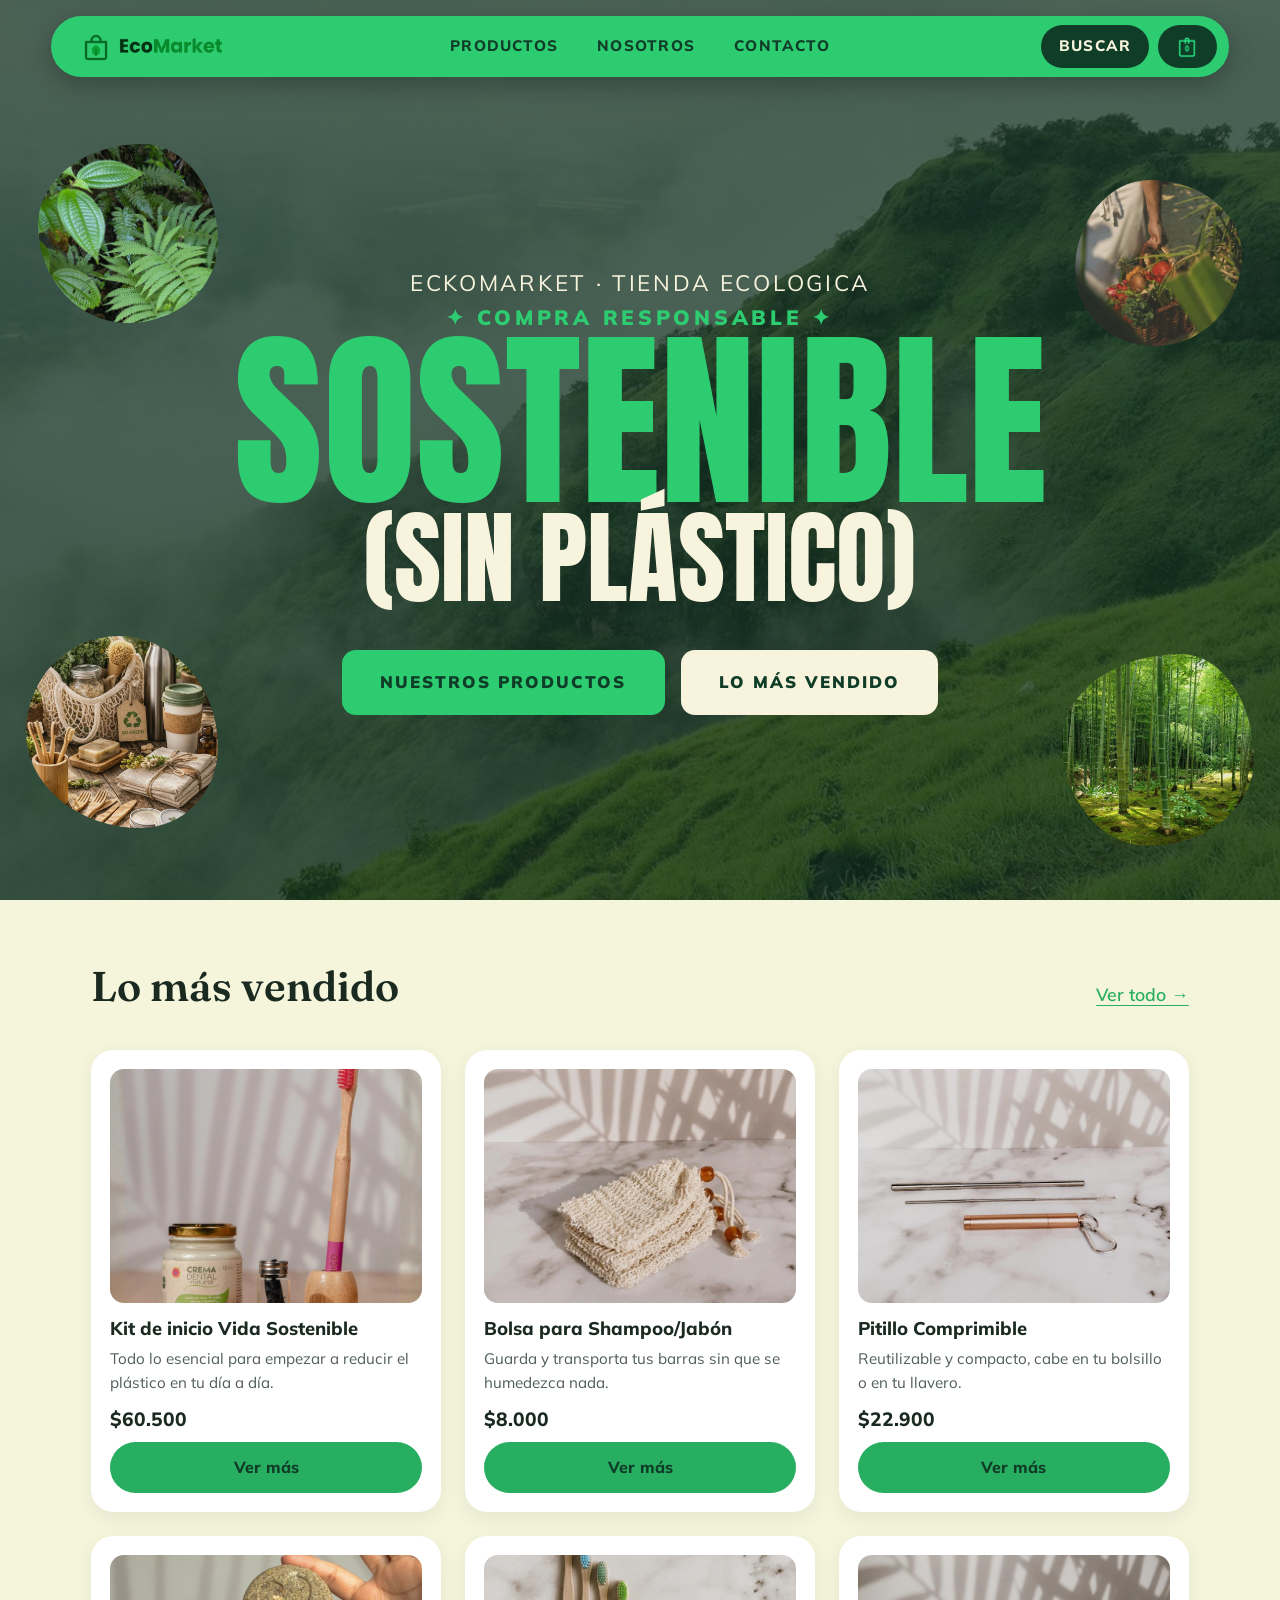
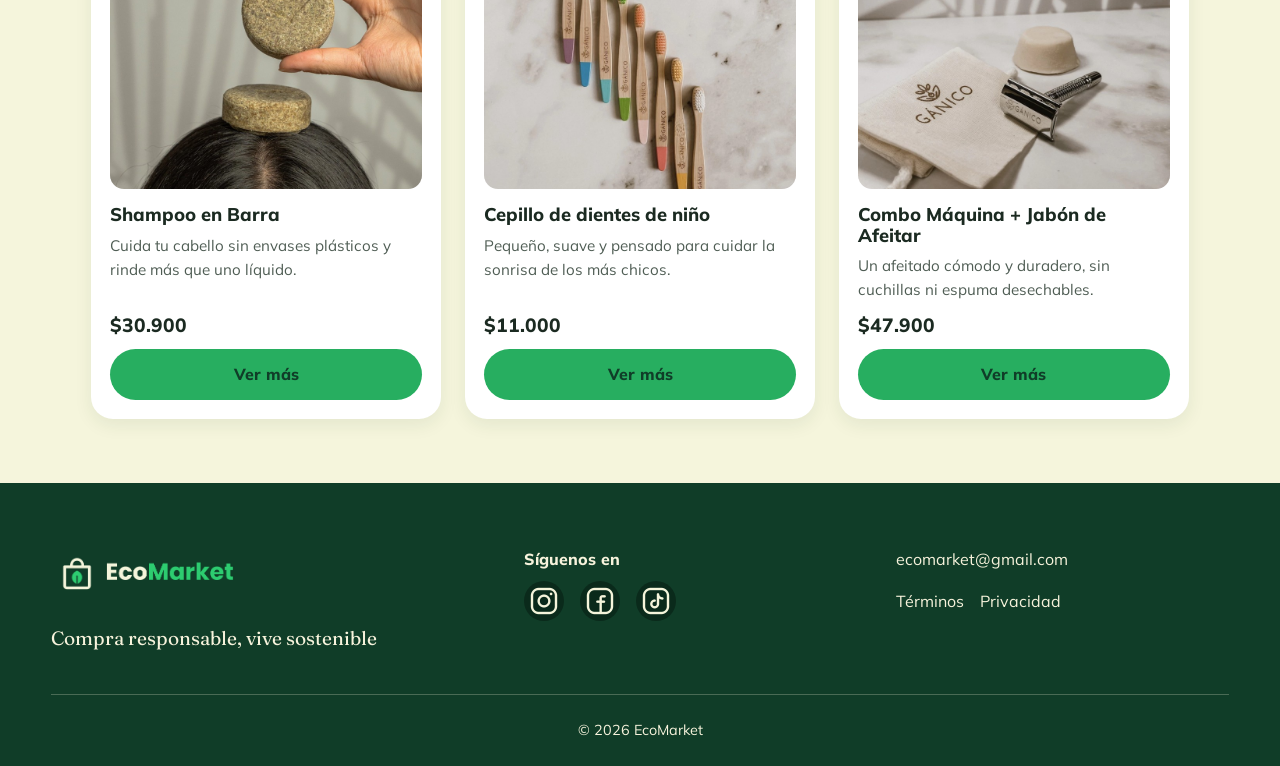
<file: index.html>
<!DOCTYPE html>
<html lang="es">
<head>
    <meta charset="UTF-8">
    <meta name="viewport" content="width=device-width, initial-scale=1.0">
    <title>Ecomarket</title>
    <link rel="stylesheet" href="css/main.css">
</head>
<body>
    <header>
        <a href="index.html" class="logo">
            <img src="img/icons/logo-color.jpg" alt="Eckomarket-inicio"></a>
        <nav>
            <ul>
                <li><a href="views/productos.html">Productos</a></li>
                <li><a href="views/sobre-nosotros.html">Nosotros</a></li>
                <li><a href="views/contacto.html">Contacto</a></li>
                <li><a href="views/productos.html#buscar">Buscar</a></li>
                <li><a href="views/carrito.html"><img src="img/icons/bolsa_verde.png" alt="Carrito"></a></li>
            </ul>
        </nav>    
    </header>

    <main>
        <section class="hero">
            <span class="blob1"></span>
            <span class="blob2"></span>
            <span class="blob3"></span>
            <span class="blob4"></span>

            <div class="hero_contenido">
                <p class="hero_descrip">Eckomarket · tienda ecologica</p>
                <P class="hero_cons">✦ compra responsable ✦</p>
                <h1 class="hero_titulo">Sostenible</h1>
                <p class="hero_afirm">(Sin plástico)</p>
                <div class="hero_botones">
                    <a href="views/productos.html " class="boton-verde" >nuestros productos</a>
                    <a href="#vendidos" class="boton_beige">lo más vendido</a>
                </div>
            </div>
        </section>

        <section class="vendidos" id="vendidos">
            <div class="vendidos_cabecera">
                <h2>Lo más vendido</h2>
                <a href="views/productos.html">Ver todo →</a>
            </div>
            <ul class="vendidos_lista">
                <li>
                    <article class="tarjeta">
                        <img src="img/productos/kit-vida-sostenible.jpg" alt="Kit de inicio Vida Sostenible con productos reutilizables">
                        <h3>Kit de inicio Vida Sostenible</h3>
                        <p>Todo lo esencial para empezar a reducir el plástico en tu día a día.</p>
                        <p class="tarjeta_precio">$60.500</p>
                        <a href="#">Ver más</a>
                    </article>
                </li>

                <li>
                    <article class="tarjeta">
                        <img src="img/productos/bolsa-shampoo-jabon.jpg" alt="Bolsa para shampoo y jabón en barra">
                        <h3>Bolsa para Shampoo/Jabón</h3>
                        <p>Guarda y transporta tus barras sin que se humedezca nada.</p>
                        <p class="tarjeta_precio">$8.000</p>
                        <a href="#">Ver más</a>
                    </article>
                </li>

                <li>
                    <article class="tarjeta">
                        <img src="img/productos/pitillo-comprimible.jpg" alt="Pitillo comprimible reutilizable">
                        <h3>Pitillo Comprimible</h3>
                        <p>Reutilizable y compacto, cabe en tu bolsillo o en tu llavero.</p>
                        <p class="tarjeta_precio">$22.900</p>
                        <a href="#">Ver más</a>
                    </article>
                </li>

                <li>
                    <article class="tarjeta">
                        <img src="img/productos/shampoo-barra.jpg" alt="Shampoo en barra">
                        <h3>Shampoo en Barra</h3>
                        <p>Cuida tu cabello sin envases plásticos y rinde más que uno líquido.</p>
                        <p class="tarjeta_precio">$30.900</p>
                        <a href="#">Ver más</a>
                    </article>
                </li>

                <li>
                    <article class="tarjeta">
                        <img src="img/productos/cepillo-nino.jpg" alt="Cepillo de dientes para niño">
                        <h3>Cepillo de dientes de niño</h3>
                        <p>Pequeño, suave y pensado para cuidar la sonrisa de los más chicos.</p>
                        <p class="tarjeta_precio">$11.000</p>
                        <a href="#">Ver más</a>
                    </article>
                </li>

                <li>
                    <article class="tarjeta">
                        <img src="img/productos/combo-afeitar.jpg" alt="Máquina de afeitar y jabón de afeitar">
                        <h3>Combo Máquina + Jabón de Afeitar</h3>
                        <p>Un afeitado cómodo y duradero, sin cuchillas ni espuma desechables.</p>
                        <p class="tarjeta_precio">$47.900</p>
                        <a href="#">Ver más</a>
                    </article>
                </li>
            </ul>
        </section>
    </main>


<footer>
    <div class="footer_marca">
        <a href="index.html" class="footer_logo">
            <img src="img/icons/logo-claro.jpg" alt="EcoMarket, inicio">
        </a>
        <p class="footer_titulo">Compra responsable, vive sostenible</p>
    </div>

    <div class="footer_redes">
        <p>Síguenos en</p>
        <ul>
            <li><a href="https://www.instagram.com/"><img src="img/icons/instagram.jpg" alt="Instagram"></a></li>
            <li><a href="https://www.facebook.com/"><img src="img/icons/facebook.jpg" alt="Facebook"></a></li>
            <li><a href="https://www.tiktok.com/es/"><img src="img/icons/tiktok.jpg" alt="TikTok"></a></li>
        </ul>
    </div>

    <div class="footer_contacto">
        <a href="mailto:ecomarket@gmail.com">ecomarket@gmail.com</a>
        <ul>
            <li><a href="#">Términos</a></li>
            <li><a href="#">Privacidad</a></li>
        </ul>
    </div>

    <p class="footer_derechos">© 2026 EcoMarket</p>
</footer>

</body>
</html>
</file>
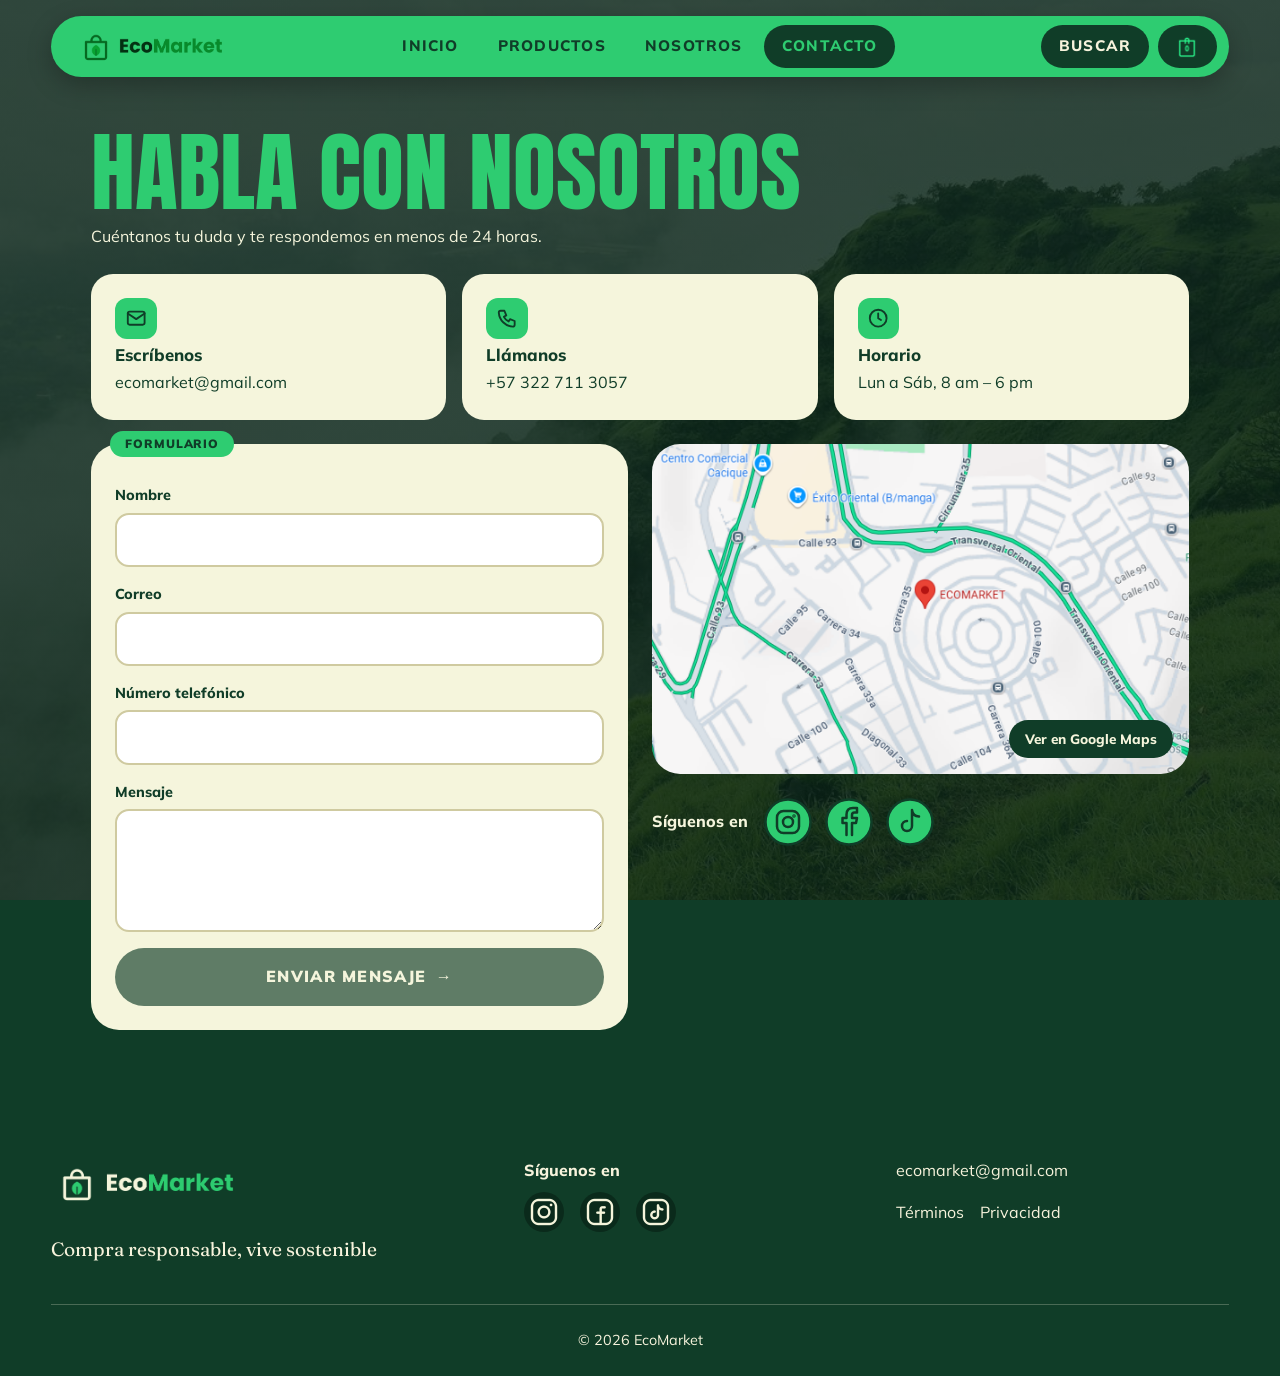
<file: views/contacto.html>
<!DOCTYPE html>
<html lang="es">
<head>
    <meta charset="UTF-8">
    <meta name="viewport" content="width=device-width, initial-scale=1.0">
    <title>Contacto | EcoMarket</title>
    <link rel="stylesheet" href="../css/main.css">
</head>
<body class="pagina-contacto">
    <header>
        <a href="../index.html" class="logo">
            <img src="../img/icons/logo-color.jpg" alt="EcoMarket, inicio"></a>
        <nav>
            <ul>
                <li><a href="../index.html">Inicio</a></li>
                <li><a href="productos.html">Productos</a></li>
                <li><a href="sobre-nosotros.html">Nosotros</a></li>
                <li><a href="contacto.html" aria-current="page">Contacto</a></li>
                <li><a href="productos.html#buscar">Buscar</a></li>
                <li><a href="carrito.html"><img src="../img/icons/bolsa_verde.png" alt="Carrito"></a></li>
            </ul>
        </nav>
    </header>

    <main class="contacto">
        <div class="contacto_cabecera">
            <h1 class="contacto_titulo">Habla con nosotros</h1>
            <p>Cuéntanos tu duda y te respondemos en menos de 24 horas.</p>
        </div>

        <ul class="contacto_datos">
            <li class="contacto_dato">
                <span class="contacto_icono" aria-hidden="true"><svg viewBox="0 0 24 24"><rect x="3" y="5" width="18" height="14" rx="2"/><path d="m3 7 9 6 9-6"/></svg></span>
                <h2>Escríbenos</h2>
                <a href="mailto:ecomarket@gmail.com">ecomarket@gmail.com</a>
            </li>
            <li class="contacto_dato">
                <span class="contacto_icono" aria-hidden="true"><svg viewBox="0 0 24 24"><path d="M5 4h4l2 5-2.5 1.5a11 11 0 0 0 5 5L15 13l5 2v4a2 2 0 0 1-2 2A16 16 0 0 1 3 6a2 2 0 0 1 2-2z"/></svg></span>
                <h2>Llámanos</h2>
                <a href="tel:+573227113057">+57 322 711 3057</a>
            </li>
            <li class="contacto_dato">
                <span class="contacto_icono" aria-hidden="true"><svg viewBox="0 0 24 24"><circle cx="12" cy="12" r="9"/><path d="M12 7v5l3 2"/></svg></span>
                <h2>Horario</h2>
                <p>Lun a Sáb, 8 am – 6 pm</p>
            </li>
        </ul>

        <div class="contacto_cuerpo">
            <form class="formulario" action="#" method="post">
                <span class="formulario_etiqueta">Formulario</span>

                <label class="campo">
                    <span>Nombre</span>
                    <input type="text" name="nombre" placeholder=" " required minlength="2" autocomplete="name">
                    <small class="campo_error">Escribe tu nombre (mínimo 2 letras).</small>
                </label>

                <label class="campo">
                    <span>Correo</span>
                    <input type="email" name="correo" placeholder=" " required autocomplete="email">
                    <small class="campo_error">Escribe un correo válido, como nombre@correo.com.</small>
                </label>

                <label class="campo">
                    <span>Número telefónico</span>
                    <input type="tel" name="telefono" placeholder=" " required pattern="[0-9 +]{7,15}" autocomplete="tel">
                    <small class="campo_error">Usa solo números, entre 7 y 15 dígitos.</small>
                </label>

                <label class="campo">
                    <span>Mensaje</span>
                    <textarea name="mensaje" rows="4" placeholder=" " required minlength="10"></textarea>
                    <small class="campo_error">Cuéntanos un poco más (mínimo 10 caracteres).</small>
                </label>

                <button type="submit" class="boton-formulario">Enviar mensaje <span aria-hidden="true">→</span></button>
            </form>

            <aside class="contacto_lado" aria-label="Ubicación y redes">
                <a class="mapa" href="https://www.google.com/maps" target="_blank" rel="noopener">
                    <img src="../img/mapa/mapa.png" alt="Mapa con la ubicación de EcoMarket">
                    <span class="mapa_texto">Ver en Google Maps</span>
                </a>
                <div class="contacto_redes">
                    <p>Síguenos en</p>
                    <ul>
                        <li><a href="#"><img src="../img/contacto/instagram.svg" alt="Instagram"></a></li>
                        <li><a href="#"><img src="../img/contacto/facebook.svg" alt="Facebook"></a></li>
                        <li><a href="#"><img src="../img/contacto/tiktok.svg" alt="TikTok"></a></li>
                    </ul>
                </div>
            </aside>
        </div>
    </main>

    <footer>
        <div class="footer_marca">
            <a href="../index.html" class="footer_logo">
                <img src="../img/icons/logo-claro.jpg" alt="EcoMarket, inicio">
            </a>
            <p class="footer_titulo">Compra responsable, vive sostenible</p>
        </div>

        <div class="footer_redes">
            <p>Síguenos en</p>
            <ul>
                <li><a href="#"><img src="../img/icons/instagram.jpg" alt="Instagram"></a></li>
                <li><a href="#"><img src="../img/icons/facebook.jpg" alt="Facebook"></a></li>
                <li><a href="#"><img src="../img/icons/tiktok.jpg" alt="TikTok"></a></li>
            </ul>
        </div>

        <div class="footer_contacto">
            <a href="mailto:ecomarket@gmail.com">ecomarket@gmail.com</a>
            <ul>
                <li><a href="#">Términos</a></li>
                <li><a href="#">Privacidad</a></li>
            </ul>
        </div>

        <p class="footer_derechos">© 2026 EcoMarket</p>
    </footer>
</body>
</html>
</file>
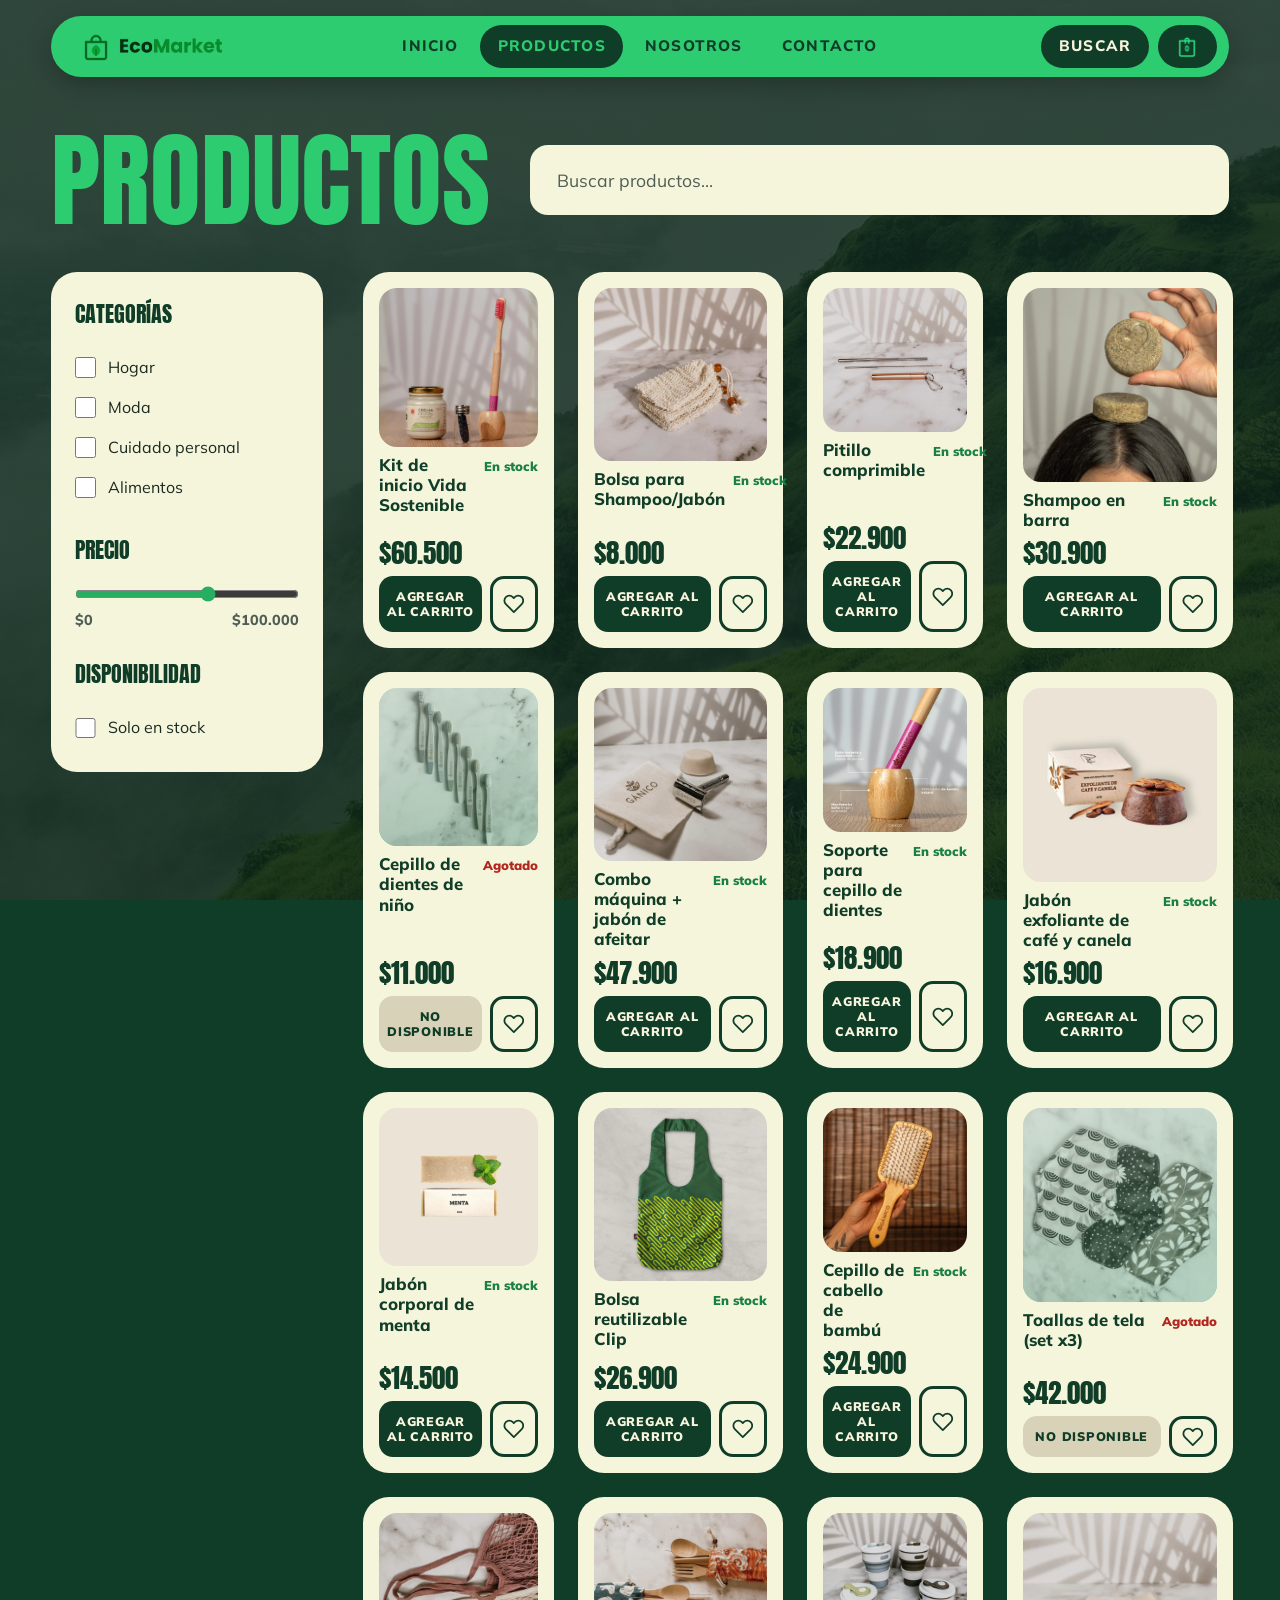
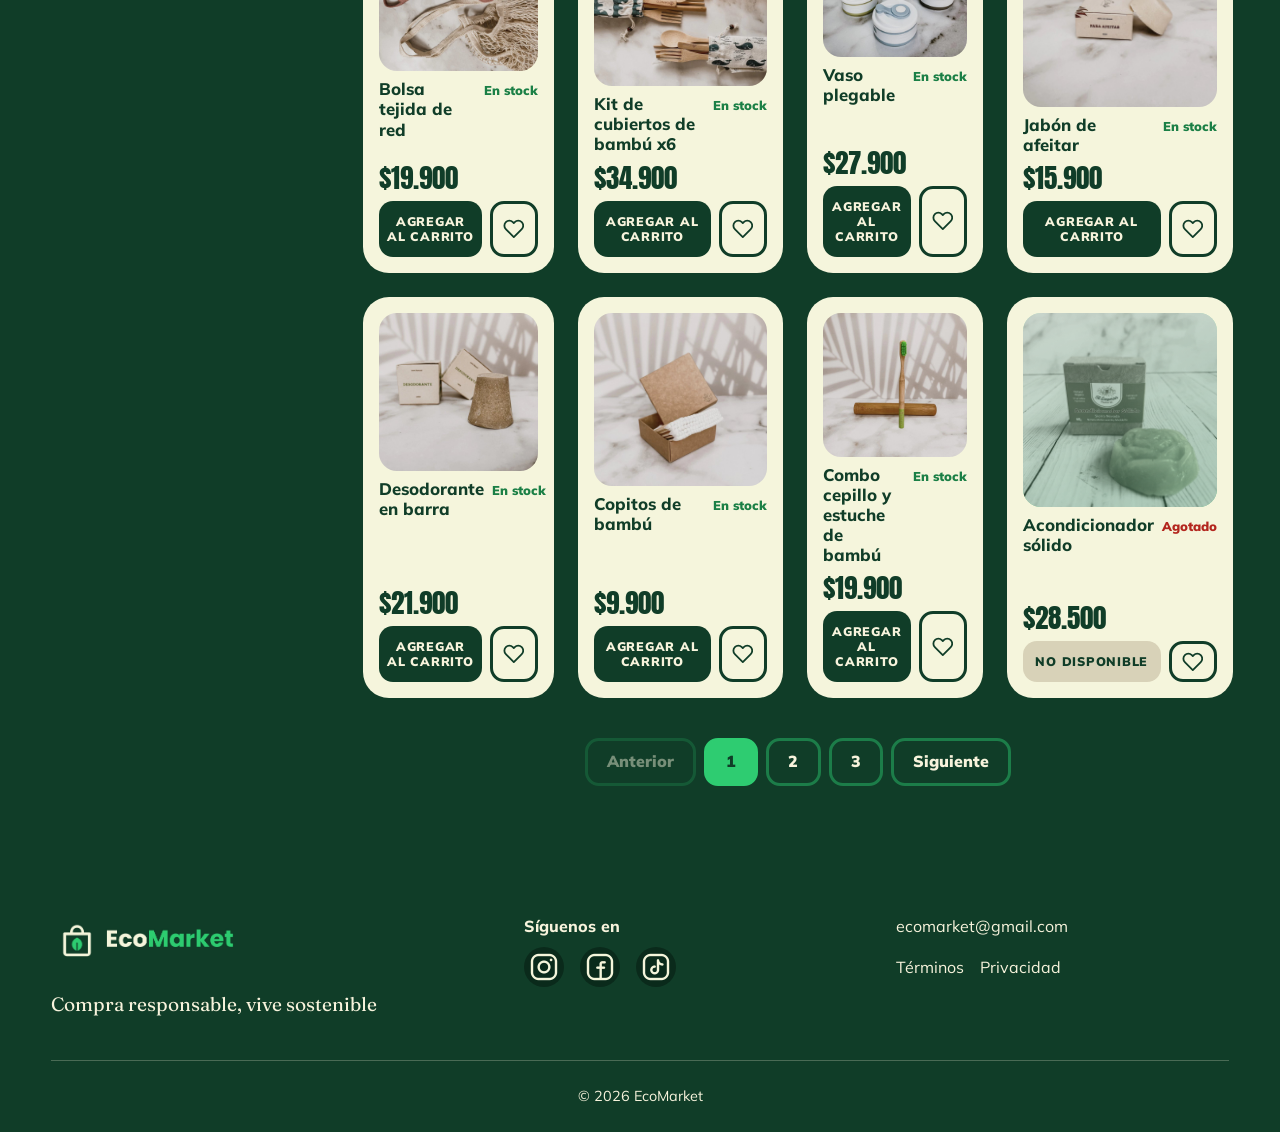
<file: views/productos.html>
<!DOCTYPE html>
<html lang="es">
<head>
    <meta charset="UTF-8">
    <meta name="viewport" content="width=device-width, initial-scale=1.0">
    <title>Productos | EcoMarket</title>
    <link rel="stylesheet" href="../css/main.css">
</head>
<body class="pagina-productos">
    <header>
        <a href="../index.html" class="logo">
            <img src="../img/icons/logo-color.jpg" alt="EcoMarket, inicio"></a>
        <nav>
            <ul>
                <li><a href="../index.html">Inicio</a></li>
                <li><a href="productos.html" aria-current="page">Productos</a></li>
                <li><a href="sobre-nosotros.html">Nosotros</a></li>
                <li><a href="contacto.html">Contacto</a></li>
                <li><a href="#buscar">Buscar</a></li>
                <li><a href="carrito.html"><img src="../img/icons/bolsa_verde.png" alt="Carrito"></a></li>
            </ul>
        </nav>
    </header>

    <main class="catalogo">
        <div class="catalogo_cabecera" id="buscar">
            <h1 class="catalogo_titulo">Productos</h1>
            <form class="buscador" role="search" action="productos.html">
                <label class="sr-only" for="q">Buscar productos</label>
                <input type="search" id="q" name="q" placeholder="Buscar productos…">
            </form>
        </div>

        <div class="catalogo_cuerpo">
            <aside class="filtros" aria-label="Filtros de productos">
                <form action="productos.html">
                    <fieldset>
                        <legend>Categorías</legend>
                        <label class="opcion"><input type="checkbox" name="categoria" value="hogar"> Hogar</label>
                        <label class="opcion"><input type="checkbox" name="categoria" value="moda"> Moda</label>
                        <label class="opcion"><input type="checkbox" name="categoria" value="cuidado-personal"> Cuidado personal</label>
                        <label class="opcion"><input type="checkbox" name="categoria" value="alimentos"> Alimentos</label>
                    </fieldset>

                    <fieldset>
                        <legend>Precio</legend>
                        <input type="range" name="precio" min="0" max="100000" step="1000" value="60000" aria-label="Precio máximo">
                        <div class="filtros_rango"><span>$0</span><span>$100.000</span></div>
                    </fieldset>

                    <fieldset>
                        <legend>Disponibilidad</legend>
                        <label class="opcion"><input type="checkbox" id="solo-stock" name="stock" value="1"> Solo en stock</label>
                    </fieldset>
                </form>
            </aside>

            <section aria-label="Catálogo de productos">
                <ul class="productos_grid">
                <li class="productos_item">
                    <article class="producto">
                        <div class="producto_foto">
                            <img src="../img/productos/kit-vida-sostenible.jpg" alt="Kit de inicio con productos reutilizables" loading="lazy">
                        </div>
                        <div class="producto_info">
                            <h2 class="producto_nombre">Kit de inicio Vida Sostenible</h2>
                            <span class="stock stock--ok">En stock</span>
                        </div>
                        <p class="producto_precio">$60.500</p>
                        <div class="producto_acciones">
                            <a href="carrito.html" class="boton-carrito">Agregar al carrito</a>
                            <input type="checkbox" id="fav-01" class="fav_check">
                            <label for="fav-01" class="fav" aria-label="Favorito: Kit de inicio Vida Sostenible"><svg viewBox="0 0 24 24" aria-hidden="true"><path d="M20.84 4.61a5.5 5.5 0 0 0-7.78 0L12 5.67l-1.06-1.06a5.5 5.5 0 0 0-7.78 7.78l1.06 1.06L12 21.23l7.78-7.78 1.06-1.06a5.5 5.5 0 0 0 0-7.78z"/></svg></label>
                        </div>
                    </article>
                </li>
                <li class="productos_item">
                    <article class="producto">
                        <div class="producto_foto">
                            <img src="../img/productos/bolsa-shampoo-jabon.jpg" alt="Bolsa de tela para guardar shampoo y jabón en barra" loading="lazy">
                        </div>
                        <div class="producto_info">
                            <h2 class="producto_nombre">Bolsa para Shampoo/Jabón</h2>
                            <span class="stock stock--ok">En stock</span>
                        </div>
                        <p class="producto_precio">$8.000</p>
                        <div class="producto_acciones">
                            <a href="carrito.html" class="boton-carrito">Agregar al carrito</a>
                            <input type="checkbox" id="fav-02" class="fav_check">
                            <label for="fav-02" class="fav" aria-label="Favorito: Bolsa para Shampoo/Jabón"><svg viewBox="0 0 24 24" aria-hidden="true"><path d="M20.84 4.61a5.5 5.5 0 0 0-7.78 0L12 5.67l-1.06-1.06a5.5 5.5 0 0 0-7.78 7.78l1.06 1.06L12 21.23l7.78-7.78 1.06-1.06a5.5 5.5 0 0 0 0-7.78z"/></svg></label>
                        </div>
                    </article>
                </li>
                <li class="productos_item">
                    <article class="producto">
                        <div class="producto_foto">
                            <img src="../img/productos/pitillo-comprimible.jpg" alt="Pitillo metálico comprimible y reutilizable" loading="lazy">
                        </div>
                        <div class="producto_info">
                            <h2 class="producto_nombre">Pitillo comprimible</h2>
                            <span class="stock stock--ok">En stock</span>
                        </div>
                        <p class="producto_precio">$22.900</p>
                        <div class="producto_acciones">
                            <a href="carrito.html" class="boton-carrito">Agregar al carrito</a>
                            <input type="checkbox" id="fav-03" class="fav_check">
                            <label for="fav-03" class="fav" aria-label="Favorito: Pitillo comprimible"><svg viewBox="0 0 24 24" aria-hidden="true"><path d="M20.84 4.61a5.5 5.5 0 0 0-7.78 0L12 5.67l-1.06-1.06a5.5 5.5 0 0 0-7.78 7.78l1.06 1.06L12 21.23l7.78-7.78 1.06-1.06a5.5 5.5 0 0 0 0-7.78z"/></svg></label>
                        </div>
                    </article>
                </li>
                <li class="productos_item">
                    <article class="producto">
                        <div class="producto_foto">
                            <img src="../img/productos/shampoo-barra.jpg" alt="Persona sosteniendo dos barras de shampoo sólido" loading="lazy">
                        </div>
                        <div class="producto_info">
                            <h2 class="producto_nombre">Shampoo en barra</h2>
                            <span class="stock stock--ok">En stock</span>
                        </div>
                        <p class="producto_precio">$30.900</p>
                        <div class="producto_acciones">
                            <a href="carrito.html" class="boton-carrito">Agregar al carrito</a>
                            <input type="checkbox" id="fav-04" class="fav_check">
                            <label for="fav-04" class="fav" aria-label="Favorito: Shampoo en barra"><svg viewBox="0 0 24 24" aria-hidden="true"><path d="M20.84 4.61a5.5 5.5 0 0 0-7.78 0L12 5.67l-1.06-1.06a5.5 5.5 0 0 0-7.78 7.78l1.06 1.06L12 21.23l7.78-7.78 1.06-1.06a5.5 5.5 0 0 0 0-7.78z"/></svg></label>
                        </div>
                    </article>
                </li>
                <li class="productos_item">
                    <article class="producto producto--agotado">
                        <div class="producto_foto">
                            <img src="../img/productos/cepillo-nino.jpg" alt="Cepillos de dientes de bambú para niños en colores" loading="lazy">
                        </div>
                        <div class="producto_info">
                            <h2 class="producto_nombre">Cepillo de dientes de niño</h2>
                            <span class="stock stock--agotado">Agotado</span>
                        </div>
                        <p class="producto_precio">$11.000</p>
                        <div class="producto_acciones">
                            <span class="boton-carrito boton-carrito--agotado" aria-disabled="true">No disponible</span>
                            <input type="checkbox" id="fav-05" class="fav_check">
                            <label for="fav-05" class="fav" aria-label="Favorito: Cepillo de dientes de niño"><svg viewBox="0 0 24 24" aria-hidden="true"><path d="M20.84 4.61a5.5 5.5 0 0 0-7.78 0L12 5.67l-1.06-1.06a5.5 5.5 0 0 0-7.78 7.78l1.06 1.06L12 21.23l7.78-7.78 1.06-1.06a5.5 5.5 0 0 0 0-7.78z"/></svg></label>
                        </div>
                    </article>
                </li>
                <li class="productos_item">
                    <article class="producto">
                        <div class="producto_foto">
                            <img src="../img/productos/combo-afeitar.jpg" alt="Máquina de afeitar metálica y jabón de afeitar" loading="lazy">
                        </div>
                        <div class="producto_info">
                            <h2 class="producto_nombre">Combo máquina + jabón de afeitar</h2>
                            <span class="stock stock--ok">En stock</span>
                        </div>
                        <p class="producto_precio">$47.900</p>
                        <div class="producto_acciones">
                            <a href="carrito.html" class="boton-carrito">Agregar al carrito</a>
                            <input type="checkbox" id="fav-06" class="fav_check">
                            <label for="fav-06" class="fav" aria-label="Favorito: Combo máquina + jabón de afeitar"><svg viewBox="0 0 24 24" aria-hidden="true"><path d="M20.84 4.61a5.5 5.5 0 0 0-7.78 0L12 5.67l-1.06-1.06a5.5 5.5 0 0 0-7.78 7.78l1.06 1.06L12 21.23l7.78-7.78 1.06-1.06a5.5 5.5 0 0 0 0-7.78z"/></svg></label>
                        </div>
                    </article>
                </li>
                <li class="productos_item">
                    <article class="producto">
                        <div class="producto_foto">
                            <img src="../img/productos/soporte-cepillo-bambu.jpg" alt="Soporte de bambú con un cepillo de dientes" loading="lazy">
                        </div>
                        <div class="producto_info">
                            <h2 class="producto_nombre">Soporte para cepillo de dientes</h2>
                            <span class="stock stock--ok">En stock</span>
                        </div>
                        <p class="producto_precio">$18.900</p>
                        <div class="producto_acciones">
                            <a href="carrito.html" class="boton-carrito">Agregar al carrito</a>
                            <input type="checkbox" id="fav-07" class="fav_check">
                            <label for="fav-07" class="fav" aria-label="Favorito: Soporte para cepillo de dientes"><svg viewBox="0 0 24 24" aria-hidden="true"><path d="M20.84 4.61a5.5 5.5 0 0 0-7.78 0L12 5.67l-1.06-1.06a5.5 5.5 0 0 0-7.78 7.78l1.06 1.06L12 21.23l7.78-7.78 1.06-1.06a5.5 5.5 0 0 0 0-7.78z"/></svg></label>
                        </div>
                    </article>
                </li>
                <li class="productos_item">
                    <article class="producto">
                        <div class="producto_foto">
                            <img src="../img/productos/jabon-exfoliante-cafe-canela.jpg" alt="Jabón exfoliante natural de café y canela con su caja" loading="lazy">
                        </div>
                        <div class="producto_info">
                            <h2 class="producto_nombre">Jabón exfoliante de café y canela</h2>
                            <span class="stock stock--ok">En stock</span>
                        </div>
                        <p class="producto_precio">$16.900</p>
                        <div class="producto_acciones">
                            <a href="carrito.html" class="boton-carrito">Agregar al carrito</a>
                            <input type="checkbox" id="fav-08" class="fav_check">
                            <label for="fav-08" class="fav" aria-label="Favorito: Jabón exfoliante de café y canela"><svg viewBox="0 0 24 24" aria-hidden="true"><path d="M20.84 4.61a5.5 5.5 0 0 0-7.78 0L12 5.67l-1.06-1.06a5.5 5.5 0 0 0-7.78 7.78l1.06 1.06L12 21.23l7.78-7.78 1.06-1.06a5.5 5.5 0 0 0 0-7.78z"/></svg></label>
                        </div>
                    </article>
                </li>
                <li class="productos_item">
                    <article class="producto">
                        <div class="producto_foto">
                            <img src="../img/productos/jabon-corporal-menta.jpg" alt="Barra de jabón orgánico de menta" loading="lazy">
                        </div>
                        <div class="producto_info">
                            <h2 class="producto_nombre">Jabón corporal de menta</h2>
                            <span class="stock stock--ok">En stock</span>
                        </div>
                        <p class="producto_precio">$14.500</p>
                        <div class="producto_acciones">
                            <a href="carrito.html" class="boton-carrito">Agregar al carrito</a>
                            <input type="checkbox" id="fav-09" class="fav_check">
                            <label for="fav-09" class="fav" aria-label="Favorito: Jabón corporal de menta"><svg viewBox="0 0 24 24" aria-hidden="true"><path d="M20.84 4.61a5.5 5.5 0 0 0-7.78 0L12 5.67l-1.06-1.06a5.5 5.5 0 0 0-7.78 7.78l1.06 1.06L12 21.23l7.78-7.78 1.06-1.06a5.5 5.5 0 0 0 0-7.78z"/></svg></label>
                        </div>
                    </article>
                </li>
                <li class="productos_item">
                    <article class="producto">
                        <div class="producto_foto">
                            <img src="../img/productos/bolsa-reutilizable-clip.jpg" alt="Bolsa reutilizable verde plegable con estampado" loading="lazy">
                        </div>
                        <div class="producto_info">
                            <h2 class="producto_nombre">Bolsa reutilizable Clip</h2>
                            <span class="stock stock--ok">En stock</span>
                        </div>
                        <p class="producto_precio">$26.900</p>
                        <div class="producto_acciones">
                            <a href="carrito.html" class="boton-carrito">Agregar al carrito</a>
                            <input type="checkbox" id="fav-10" class="fav_check">
                            <label for="fav-10" class="fav" aria-label="Favorito: Bolsa reutilizable Clip"><svg viewBox="0 0 24 24" aria-hidden="true"><path d="M20.84 4.61a5.5 5.5 0 0 0-7.78 0L12 5.67l-1.06-1.06a5.5 5.5 0 0 0-7.78 7.78l1.06 1.06L12 21.23l7.78-7.78 1.06-1.06a5.5 5.5 0 0 0 0-7.78z"/></svg></label>
                        </div>
                    </article>
                </li>
                <li class="productos_item">
                    <article class="producto">
                        <div class="producto_foto">
                            <img src="../img/productos/cepillo-cabello-bambu.jpg" alt="Mano sosteniendo un cepillo de cabello de bambú" loading="lazy">
                        </div>
                        <div class="producto_info">
                            <h2 class="producto_nombre">Cepillo de cabello de bambú</h2>
                            <span class="stock stock--ok">En stock</span>
                        </div>
                        <p class="producto_precio">$24.900</p>
                        <div class="producto_acciones">
                            <a href="carrito.html" class="boton-carrito">Agregar al carrito</a>
                            <input type="checkbox" id="fav-11" class="fav_check">
                            <label for="fav-11" class="fav" aria-label="Favorito: Cepillo de cabello de bambú"><svg viewBox="0 0 24 24" aria-hidden="true"><path d="M20.84 4.61a5.5 5.5 0 0 0-7.78 0L12 5.67l-1.06-1.06a5.5 5.5 0 0 0-7.78 7.78l1.06 1.06L12 21.23l7.78-7.78 1.06-1.06a5.5 5.5 0 0 0 0-7.78z"/></svg></label>
                        </div>
                    </article>
                </li>
                <li class="productos_item">
                    <article class="producto producto--agotado">
                        <div class="producto_foto">
                            <img src="../img/productos/toallas-de-tela.jpg" alt="Tres toallas higiénicas de tela reutilizables con estampados" loading="lazy">
                        </div>
                        <div class="producto_info">
                            <h2 class="producto_nombre">Toallas de tela (set x3)</h2>
                            <span class="stock stock--agotado">Agotado</span>
                        </div>
                        <p class="producto_precio">$42.000</p>
                        <div class="producto_acciones">
                            <span class="boton-carrito boton-carrito--agotado" aria-disabled="true">No disponible</span>
                            <input type="checkbox" id="fav-12" class="fav_check">
                            <label for="fav-12" class="fav" aria-label="Favorito: Toallas de tela (set x3)"><svg viewBox="0 0 24 24" aria-hidden="true"><path d="M20.84 4.61a5.5 5.5 0 0 0-7.78 0L12 5.67l-1.06-1.06a5.5 5.5 0 0 0-7.78 7.78l1.06 1.06L12 21.23l7.78-7.78 1.06-1.06a5.5 5.5 0 0 0 0-7.78z"/></svg></label>
                        </div>
                    </article>
                </li>
                <li class="productos_item">
                    <article class="producto">
                        <div class="producto_foto">
                            <img src="../img/productos/bolsa-tejida.jpg" alt="Bolsas de red tejidas de algodón reutilizables" loading="lazy">
                        </div>
                        <div class="producto_info">
                            <h2 class="producto_nombre">Bolsa tejida de red</h2>
                            <span class="stock stock--ok">En stock</span>
                        </div>
                        <p class="producto_precio">$19.900</p>
                        <div class="producto_acciones">
                            <a href="carrito.html" class="boton-carrito">Agregar al carrito</a>
                            <input type="checkbox" id="fav-13" class="fav_check">
                            <label for="fav-13" class="fav" aria-label="Favorito: Bolsa tejida de red"><svg viewBox="0 0 24 24" aria-hidden="true"><path d="M20.84 4.61a5.5 5.5 0 0 0-7.78 0L12 5.67l-1.06-1.06a5.5 5.5 0 0 0-7.78 7.78l1.06 1.06L12 21.23l7.78-7.78 1.06-1.06a5.5 5.5 0 0 0 0-7.78z"/></svg></label>
                        </div>
                    </article>
                </li>
                <li class="productos_item">
                    <article class="producto">
                        <div class="producto_foto">
                            <img src="../img/productos/kit-cubiertos-bambu.jpg" alt="Kit de cubiertos de bambú en estuches de tela" loading="lazy">
                        </div>
                        <div class="producto_info">
                            <h2 class="producto_nombre">Kit de cubiertos de bambú x6</h2>
                            <span class="stock stock--ok">En stock</span>
                        </div>
                        <p class="producto_precio">$34.900</p>
                        <div class="producto_acciones">
                            <a href="carrito.html" class="boton-carrito">Agregar al carrito</a>
                            <input type="checkbox" id="fav-14" class="fav_check">
                            <label for="fav-14" class="fav" aria-label="Favorito: Kit de cubiertos de bambú x6"><svg viewBox="0 0 24 24" aria-hidden="true"><path d="M20.84 4.61a5.5 5.5 0 0 0-7.78 0L12 5.67l-1.06-1.06a5.5 5.5 0 0 0-7.78 7.78l1.06 1.06L12 21.23l7.78-7.78 1.06-1.06a5.5 5.5 0 0 0 0-7.78z"/></svg></label>
                        </div>
                    </article>
                </li>
                <li class="productos_item">
                    <article class="producto">
                        <div class="producto_foto">
                            <img src="../img/productos/vaso-plegable.jpg" alt="Vasos plegables de silicona en varios colores" loading="lazy">
                        </div>
                        <div class="producto_info">
                            <h2 class="producto_nombre">Vaso plegable</h2>
                            <span class="stock stock--ok">En stock</span>
                        </div>
                        <p class="producto_precio">$27.900</p>
                        <div class="producto_acciones">
                            <a href="carrito.html" class="boton-carrito">Agregar al carrito</a>
                            <input type="checkbox" id="fav-15" class="fav_check">
                            <label for="fav-15" class="fav" aria-label="Favorito: Vaso plegable"><svg viewBox="0 0 24 24" aria-hidden="true"><path d="M20.84 4.61a5.5 5.5 0 0 0-7.78 0L12 5.67l-1.06-1.06a5.5 5.5 0 0 0-7.78 7.78l1.06 1.06L12 21.23l7.78-7.78 1.06-1.06a5.5 5.5 0 0 0 0-7.78z"/></svg></label>
                        </div>
                    </article>
                </li>
                <li class="productos_item">
                    <article class="producto">
                        <div class="producto_foto">
                            <img src="../img/productos/jabon-afeitar.jpg" alt="Jabón de afeitar natural con su caja" loading="lazy">
                        </div>
                        <div class="producto_info">
                            <h2 class="producto_nombre">Jabón de afeitar</h2>
                            <span class="stock stock--ok">En stock</span>
                        </div>
                        <p class="producto_precio">$15.900</p>
                        <div class="producto_acciones">
                            <a href="carrito.html" class="boton-carrito">Agregar al carrito</a>
                            <input type="checkbox" id="fav-16" class="fav_check">
                            <label for="fav-16" class="fav" aria-label="Favorito: Jabón de afeitar"><svg viewBox="0 0 24 24" aria-hidden="true"><path d="M20.84 4.61a5.5 5.5 0 0 0-7.78 0L12 5.67l-1.06-1.06a5.5 5.5 0 0 0-7.78 7.78l1.06 1.06L12 21.23l7.78-7.78 1.06-1.06a5.5 5.5 0 0 0 0-7.78z"/></svg></label>
                        </div>
                    </article>
                </li>
                <li class="productos_item">
                    <article class="producto">
                        <div class="producto_foto">
                            <img src="../img/productos/desodorante-barra.jpg" alt="Desodorante natural en barra con su caja" loading="lazy">
                        </div>
                        <div class="producto_info">
                            <h2 class="producto_nombre">Desodorante en barra</h2>
                            <span class="stock stock--ok">En stock</span>
                        </div>
                        <p class="producto_precio">$21.900</p>
                        <div class="producto_acciones">
                            <a href="carrito.html" class="boton-carrito">Agregar al carrito</a>
                            <input type="checkbox" id="fav-17" class="fav_check">
                            <label for="fav-17" class="fav" aria-label="Favorito: Desodorante en barra"><svg viewBox="0 0 24 24" aria-hidden="true"><path d="M20.84 4.61a5.5 5.5 0 0 0-7.78 0L12 5.67l-1.06-1.06a5.5 5.5 0 0 0-7.78 7.78l1.06 1.06L12 21.23l7.78-7.78 1.06-1.06a5.5 5.5 0 0 0 0-7.78z"/></svg></label>
                        </div>
                    </article>
                </li>
                <li class="productos_item">
                    <article class="producto">
                        <div class="producto_foto">
                            <img src="../img/productos/copitos-bambu.jpg" alt="Caja de cartón con copitos de bambú" loading="lazy">
                        </div>
                        <div class="producto_info">
                            <h2 class="producto_nombre">Copitos de bambú</h2>
                            <span class="stock stock--ok">En stock</span>
                        </div>
                        <p class="producto_precio">$9.900</p>
                        <div class="producto_acciones">
                            <a href="carrito.html" class="boton-carrito">Agregar al carrito</a>
                            <input type="checkbox" id="fav-18" class="fav_check">
                            <label for="fav-18" class="fav" aria-label="Favorito: Copitos de bambú"><svg viewBox="0 0 24 24" aria-hidden="true"><path d="M20.84 4.61a5.5 5.5 0 0 0-7.78 0L12 5.67l-1.06-1.06a5.5 5.5 0 0 0-7.78 7.78l1.06 1.06L12 21.23l7.78-7.78 1.06-1.06a5.5 5.5 0 0 0 0-7.78z"/></svg></label>
                        </div>
                    </article>
                </li>
                <li class="productos_item">
                    <article class="producto">
                        <div class="producto_foto">
                            <img src="../img/productos/combo-cepillo-estuche-bambu.jpg" alt="Cepillo de dientes de bambú junto a su estuche" loading="lazy">
                        </div>
                        <div class="producto_info">
                            <h2 class="producto_nombre">Combo cepillo y estuche de bambú</h2>
                            <span class="stock stock--ok">En stock</span>
                        </div>
                        <p class="producto_precio">$19.900</p>
                        <div class="producto_acciones">
                            <a href="carrito.html" class="boton-carrito">Agregar al carrito</a>
                            <input type="checkbox" id="fav-19" class="fav_check">
                            <label for="fav-19" class="fav" aria-label="Favorito: Combo cepillo y estuche de bambú"><svg viewBox="0 0 24 24" aria-hidden="true"><path d="M20.84 4.61a5.5 5.5 0 0 0-7.78 0L12 5.67l-1.06-1.06a5.5 5.5 0 0 0-7.78 7.78l1.06 1.06L12 21.23l7.78-7.78 1.06-1.06a5.5 5.5 0 0 0 0-7.78z"/></svg></label>
                        </div>
                    </article>
                </li>
                <li class="productos_item">
                    <article class="producto producto--agotado">
                        <div class="producto_foto">
                            <img src="../img/productos/acondicionador-solido.jpg" alt="Acondicionador sólido verde con su caja" loading="lazy">
                        </div>
                        <div class="producto_info">
                            <h2 class="producto_nombre">Acondicionador sólido</h2>
                            <span class="stock stock--agotado">Agotado</span>
                        </div>
                        <p class="producto_precio">$28.500</p>
                        <div class="producto_acciones">
                            <span class="boton-carrito boton-carrito--agotado" aria-disabled="true">No disponible</span>
                            <input type="checkbox" id="fav-20" class="fav_check">
                            <label for="fav-20" class="fav" aria-label="Favorito: Acondicionador sólido"><svg viewBox="0 0 24 24" aria-hidden="true"><path d="M20.84 4.61a5.5 5.5 0 0 0-7.78 0L12 5.67l-1.06-1.06a5.5 5.5 0 0 0-7.78 7.78l1.06 1.06L12 21.23l7.78-7.78 1.06-1.06a5.5 5.5 0 0 0 0-7.78z"/></svg></label>
                        </div>
                    </article>
                </li>
                </ul>

                <nav class="paginacion" aria-label="Paginación">
                    <ul>
                        <li><a href="#" aria-disabled="true">Anterior</a></li>
                        <li><a href="#" aria-current="page">1</a></li>
                        <li><a href="#">2</a></li>
                        <li><a href="#">3</a></li>
                        <li><a href="#">Siguiente</a></li>
                    </ul>
                </nav>
            </section>
        </div>
    </main>

    <footer>
        <div class="footer_marca">
            <a href="../index.html" class="footer_logo">
                <img src="../img/icons/logo-claro.jpg" alt="EcoMarket, inicio">
            </a>
            <p class="footer_titulo">Compra responsable, vive sostenible</p>
        </div>

        <div class="footer_redes">
            <p>Síguenos en</p>
            <ul>
                <li><a href="#"><img src="../img/icons/instagram.jpg" alt="Instagram"></a></li>
                <li><a href="#"><img src="../img/icons/facebook.jpg" alt="Facebook"></a></li>
                <li><a href="#"><img src="../img/icons/tiktok.jpg" alt="TikTok"></a></li>
            </ul>
        </div>

        <div class="footer_contacto">
            <a href="mailto:ecomarket@gmail.com">ecomarket@gmail.com</a>
            <ul>
                <li><a href="#">Términos</a></li>
                <li><a href="#">Privacidad</a></li>
            </ul>
        </div>

        <p class="footer_derechos">© 2026 EcoMarket</p>
    </footer>
</body>
</html>
</file>
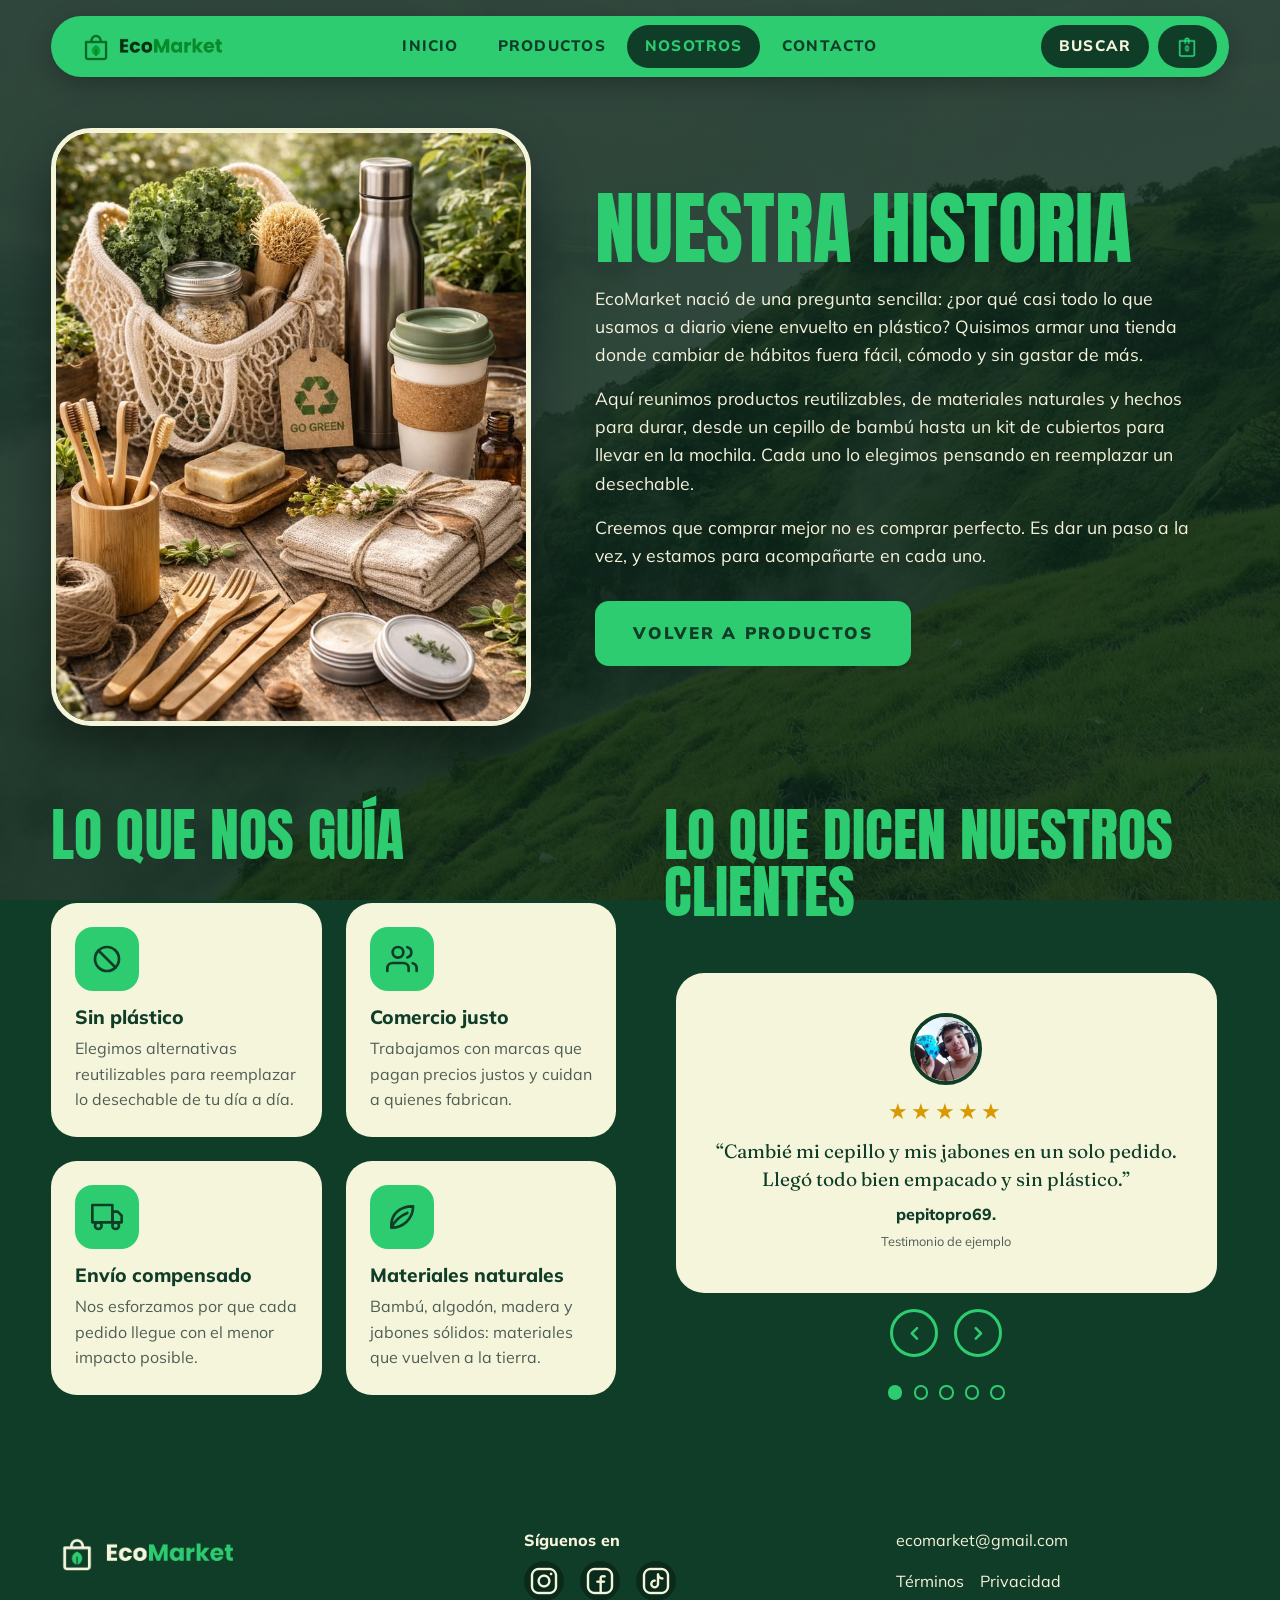
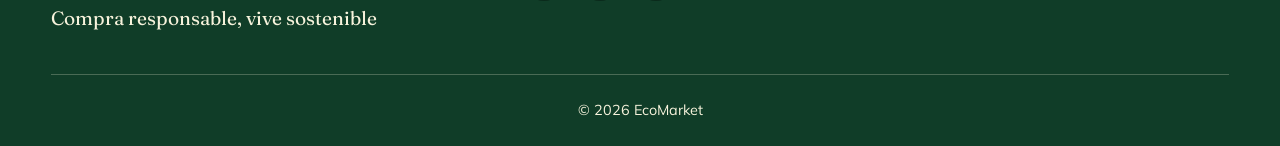
<file: views/sobre-nosotros.html>
<!DOCTYPE html>
<html lang="es">
<head>
    <meta charset="UTF-8">
    <meta name="viewport" content="width=device-width, initial-scale=1.0">
    <title>Sobre nosotros | EcoMarket</title>
    <link rel="stylesheet" href="../css/main.css">
</head>
<body class="pagina-nosotros">
    <header>
        <a href="../index.html" class="logo">
            <img src="../img/icons/logo-color.jpg" alt="EcoMarket, inicio"></a>
        <nav>
            <ul>
                <li><a href="../index.html">Inicio</a></li>
                <li><a href="productos.html">Productos</a></li>
                <li><a href="sobre-nosotros.html" aria-current="page">Nosotros</a></li>
                <li><a href="contacto.html">Contacto</a></li>
                <li><a href="productos.html#buscar">Buscar</a></li>
                <li><a href="carrito.html"><img src="../img/icons/bolsa_verde.png" alt="Carrito"></a></li>
            </ul>
        </nav>
    </header>

    <main class="nosotros">
        <section class="historia" aria-labelledby="titulo-historia">
            <figure class="historia_imagen">
                <img src="../img/hero/productos-reutilizables.jpg" alt="Productos reutilizables: bolsa de red, cubiertos de bambú y vaso">
            </figure>
            <div class="historia_texto">
                <h1 class="seccion_titulo" id="titulo-historia">Nuestra historia</h1>
                <p>EcoMarket nació de una pregunta sencilla: ¿por qué casi todo lo que usamos a diario viene envuelto en plástico? Quisimos armar una tienda donde cambiar de hábitos fuera fácil, cómodo y sin gastar de más.</p>
                <p>Aquí reunimos productos reutilizables, de materiales naturales y hechos para durar, desde un cepillo de bambú hasta un kit de cubiertos para llevar en la mochila. Cada uno lo elegimos pensando en reemplazar un desechable.</p>
                <p>Creemos que comprar mejor no es comprar perfecto. Es dar un paso a la vez, y estamos para acompañarte en cada uno.</p>
                <a href="productos.html" class="boton-verde">Volver a productos</a>
            </div>
        </section>

        <section class="principios" aria-labelledby="titulo-principios">
            <h2 class="seccion_titulo" id="titulo-principios">Lo que nos guía</h2>
            <ul class="principios_lista">
                    <li>
                        <article class="principio">
                            <span class="principio_icono"><svg viewBox="0 0 24 24" aria-hidden="true"><circle cx="12" cy="12" r="9"/><path d="M5.6 5.6l12.8 12.8"/></svg></span>
                            <h3 class="principio_nombre">Sin plástico</h3>
                            <p>Elegimos alternativas reutilizables para reemplazar lo desechable de tu día a día.</p>
                        </article>
                    </li>
                    <li>
                        <article class="principio">
                            <span class="principio_icono"><svg viewBox="0 0 24 24" aria-hidden="true"><path d="M17 21v-2a4 4 0 0 0-4-4H5a4 4 0 0 0-4 4v2"/><circle cx="9" cy="7" r="4"/><path d="M23 21v-2a4 4 0 0 0-3-3.87"/><path d="M16 3.13a4 4 0 0 1 0 7.75"/></svg></span>
                            <h3 class="principio_nombre">Comercio justo</h3>
                            <p>Trabajamos con marcas que pagan precios justos y cuidan a quienes fabrican.</p>
                        </article>
                    </li>
                    <li>
                        <article class="principio">
                            <span class="principio_icono"><svg viewBox="0 0 24 24" aria-hidden="true"><rect x="1" y="3" width="15" height="13"/><polygon points="16 8 20 8 23 11 23 16 16 16 16 8"/><circle cx="5.5" cy="18.5" r="2.5"/><circle cx="18.5" cy="18.5" r="2.5"/></svg></span>
                            <h3 class="principio_nombre">Envío compensado</h3>
                            <p>Nos esforzamos por que cada pedido llegue con el menor impacto posible.</p>
                        </article>
                    </li>
                    <li>
                        <article class="principio">
                            <span class="principio_icono"><svg viewBox="0 0 24 24" aria-hidden="true"><path d="M20 4C10 4 4 10 4 18c0 1 .1 2 .3 2 8 0 16-6 16-16z"/><path d="M4 20c3-6 7-9 12-11"/></svg></span>
                            <h3 class="principio_nombre">Materiales naturales</h3>
                            <p>Bambú, algodón, madera y jabones sólidos: materiales que vuelven a la tierra.</p>
                        </article>
                    </li>
            </ul>
        </section>

        <section class="testimonios" aria-labelledby="titulo-testimonios">
            <h2 class="seccion_titulo" id="titulo-testimonios">Lo que dicen nuestros clientes</h2>
            <div class="carrusel">
                    <input type="radio" name="testimonio" id="t1" class="carrusel_radio" checked>
                    <input type="radio" name="testimonio" id="t2" class="carrusel_radio">
                    <input type="radio" name="testimonio" id="t3" class="carrusel_radio">
                    <input type="radio" name="testimonio" id="t4" class="carrusel_radio">
                    <input type="radio" name="testimonio" id="t5" class="carrusel_radio">
                <div class="carrusel_ventana">
                    <ul class="carrusel_pista">
                        <li class="carrusel_slide">
                            <figure class="testimonio">
                                <img class="testimonio_avatar" src="../img/icons/foto-resena1.jpg" alt="Foto de Laura" width="72" height="72">
                                <span class="testimonio_estrellas" role="img" aria-label="5 de 5 estrellas">★★★★★</span>
                                <blockquote class="testimonio_texto">“Cambié mi cepillo y mis jabones en un solo pedido. Llegó todo bien empacado y sin plástico.”</blockquote>
                                <figcaption>
                                    <span class="testimonio_autor">pepitopro69.</span><br>
                                    <span class="testimonio_nota">Testimonio de ejemplo</span>
                                </figcaption>
                            </figure>
                            <div class="carrusel_flechas">
                                <label for="t5" class="flecha" aria-label="Testimonio anterior"><svg viewBox="0 0 24 24" aria-hidden="true"><polyline points="15 18 9 12 15 6"/></svg></label>
                                <label for="t2" class="flecha" aria-label="Testimonio siguiente"><svg viewBox="0 0 24 24" aria-hidden="true"><polyline points="9 18 15 12 9 6"/></svg></label>
                            </div>
                        </li>
                        <li class="carrusel_slide">
                            <figure class="testimonio">
                                <img class="testimonio_avatar" src="../img/icons/foto-resena2.jpg" alt="Foto de Andrés" width="72" height="72">
                                <span class="testimonio_estrellas" role="img" aria-label="5 de 5 estrellas">★★★★★</span>
                                <blockquote class="testimonio_texto">“El kit de cubiertos es perfecto para la oficina. Ya no pido desechables en el almuerzo.”</blockquote>
                                <figcaption>
                                    <span class="testimonio_autor">carlos_xd</span><br>
                                    <span class="testimonio_nota">Testimonio de ejemplo</span>
                                </figcaption>
                            </figure>
                            <div class="carrusel_flechas">
                                <label for="t1" class="flecha" aria-label="Testimonio anterior"><svg viewBox="0 0 24 24" aria-hidden="true"><polyline points="15 18 9 12 15 6"/></svg></label>
                                <label for="t3" class="flecha" aria-label="Testimonio siguiente"><svg viewBox="0 0 24 24" aria-hidden="true"><polyline points="9 18 15 12 9 6"/></svg></label>
                            </div>
                        </li>
                        <li class="carrusel_slide">
                            <figure class="testimonio">
                                <img class="testimonio_avatar" src="../img/icons/foto-resena3.png" alt="Foto de Camila" width="72" height="72">
                                <span class="testimonio_estrellas" role="img" aria-label="4 de 5 estrellas">★★★★☆</span>
                                <blockquote class="testimonio_texto">“Me gustó que explican de qué está hecho cada producto. Se nota que los eligen con cuidado.”</blockquote>
                                <figcaption>
                                    <span class="testimonio_autor">david.exe</span><br>
                                    <span class="testimonio_nota">Testimonio de ejemplo</span>
                                </figcaption>
                            </figure>
                            <div class="carrusel_flechas">
                                <label for="t2" class="flecha" aria-label="Testimonio anterior"><svg viewBox="0 0 24 24" aria-hidden="true"><polyline points="15 18 9 12 15 6"/></svg></label>
                                <label for="t4" class="flecha" aria-label="Testimonio siguiente"><svg viewBox="0 0 24 24" aria-hidden="true"><polyline points="9 18 15 12 9 6"/></svg></label>
                            </div>
                        </li>
                        <li class="carrusel_slide">
                            <figure class="testimonio">
                                <img class="testimonio_avatar" src="../img/icons/foto-resena4.jpg" alt="Foto de Julián" width="72" height="72">
                                <span class="testimonio_estrellas" role="img" aria-label="5 de 5 estrellas">★★★★★</span>
                                <blockquote class="testimonio_texto">“El vaso plegable cabe en cualquier bolso y lo uso todos los días.”</blockquote>
                                <figcaption>
                                    <span class="testimonio_autor">vegetta888</span><br>
                                    <span class="testimonio_nota">Testimonio de ejemplo</span>
                                </figcaption>
                            </figure>
                            <div class="carrusel_flechas">
                                <label for="t3" class="flecha" aria-label="Testimonio anterior"><svg viewBox="0 0 24 24" aria-hidden="true"><polyline points="15 18 9 12 15 6"/></svg></label>
                                <label for="t5" class="flecha" aria-label="Testimonio siguiente"><svg viewBox="0 0 24 24" aria-hidden="true"><polyline points="9 18 15 12 9 6"/></svg></label>
                            </div>
                        </li>
                        <li class="carrusel_slide">
                            <figure class="testimonio">
                                <img class="testimonio_avatar" src="../img/icons/foto-resena5.jpg" alt="Foto de Valentina" width="72" height="72">
                                <span class="testimonio_estrellas" role="img" aria-label="4 de 5 estrellas">★★★★☆</span>
                                <blockquote class="testimonio_texto">“Buen precio y buena calidad. Quiero probar el resto de los jabones sólidos.”</blockquote>
                                <figcaption>
                                    <span class="testimonio_autor">ishowspaad</span><br>
                                    <span class="testimonio_nota">Testimonio de ejemplo</span>
                                </figcaption>
                            </figure>
                            <div class="carrusel_flechas">
                                <label for="t4" class="flecha" aria-label="Testimonio anterior"><svg viewBox="0 0 24 24" aria-hidden="true"><polyline points="15 18 9 12 15 6"/></svg></label>
                                <label for="t1" class="flecha" aria-label="Testimonio siguiente"><svg viewBox="0 0 24 24" aria-hidden="true"><polyline points="9 18 15 12 9 6"/></svg></label>
                            </div>
                        </li>
                    </ul>
                </div>
                <div class="carrusel_puntos">
                    <label for="t1" aria-label="Ver testimonio 1"></label>
                    <label for="t2" aria-label="Ver testimonio 2"></label>
                    <label for="t3" aria-label="Ver testimonio 3"></label>
                    <label for="t4" aria-label="Ver testimonio 4"></label>
                    <label for="t5" aria-label="Ver testimonio 5"></label>
                </div>
            </div>
        </section>
    </main>

    <footer>
        <div class="footer_marca">
            <a href="../index.html" class="footer_logo">
                <img src="../img/icons/logo-claro.jpg" alt="EcoMarket, inicio">
            </a>
            <p class="footer_titulo">Compra responsable, vive sostenible</p>
        </div>

        <div class="footer_redes">
            <p>Síguenos en</p>
            <ul>
                <li><a href="#"><img src="../img/icons/instagram.jpg" alt="Instagram"></a></li>
                <li><a href="#"><img src="../img/icons/facebook.jpg" alt="Facebook"></a></li>
                <li><a href="#"><img src="../img/icons/tiktok.jpg" alt="TikTok"></a></li>
            </ul>
        </div>

        <div class="footer_contacto">
            <a href="mailto:ecomarket@gmail.com">ecomarket@gmail.com</a>
            <ul>
                <li><a href="#">Términos</a></li>
                <li><a href="#">Privacidad</a></li>
            </ul>
        </div>

        <p class="footer_derechos">© 2026 EcoMarket</p>
    </footer>
</body>
</html>
</file>
<file: css/main.css>
@import url("https://fonts.googleapis.com/css2?family=Anton&family=Fraunces:opsz,wght@9..144,600&family=Mulish:wght@400;600;800;900&display=swap");
@import url("layout.css");
@import url("components.css");
@import url("animations.css");

:root {
    --c-verde: #2ecc71;
    --c-verde-medio: #27ae60;
    --c-bosque: #103d28;
    --c-beige: #f5f5dc;
    --c-marfil: #f7f3dc;
    --c-blanco: #ffffff;
    --c-texto: #1b2a21;
    --c-texto-suave: #4f5d54;

    --f-display: "Anton", Impact, sans-serif;
    --f-titulos: "Fraunces", Georgia, serif;
    --f-cuerpo: "Mulish", "Segoe UI", Arial, sans-serif;

    --espacio-1: 0.5rem;
    --espacio-2: 1rem;
    --espacio-3: 1.5rem;
    --espacio-4: 2.5rem;
    --espacio-5: 4rem;
    --margen-pagina: clamp(1rem, 4vw, 4rem);
    --ancho-max: 1200px;

    --transicion: 0.25s ease;
}

*,
*::before,
*::after {
    box-sizing: border-box;
    margin: 0;
    padding: 0;
}

html {
    scroll-behavior: smooth;
}

img {
    display: block;
    max-width: 100%;
}

ul {
    list-style: none;
}

a {
    color: inherit;
    text-decoration: none;
}

body {
    font-family: var(--f-cuerpo);
    font-size: 1rem;
    line-height: 1.6;
    color: var(--c-texto);
    background: var(--c-beige);
}

h1,
h2,
h3 {
    line-height: 1.1;
}

h2 {
    font-family: var(--f-titulos);
    font-size: clamp(1.8rem, 4vw, 2.6rem);
    font-weight: 600;
}

h3 {
    font-size: 1.15rem;
    font-weight: 800;
}

a:focus-visible {
    outline: 3px solid var(--c-verde);
    outline-offset: 3px;
}

@media (prefers-reduced-motion: reduce) {
    html {
        scroll-behavior: auto;
    }

    * {
        transition: none !important;
    }
}
</file>
